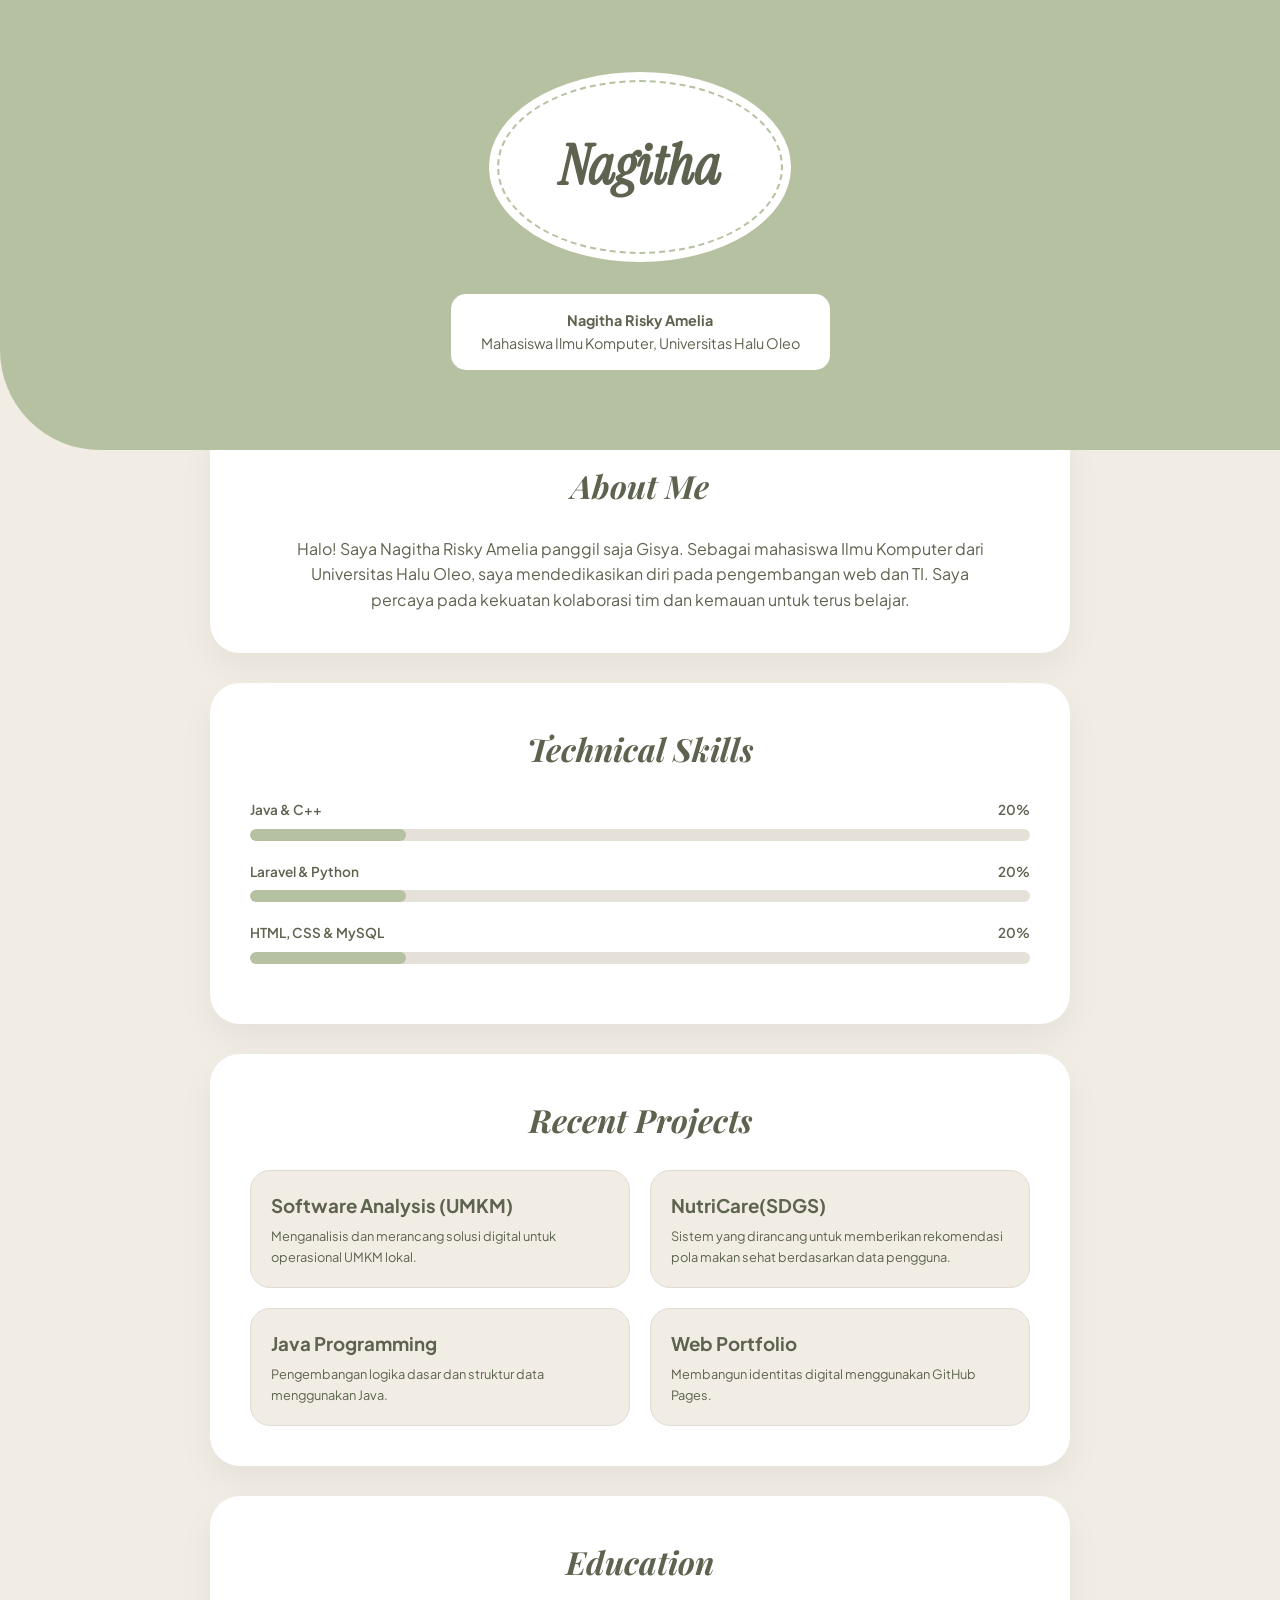
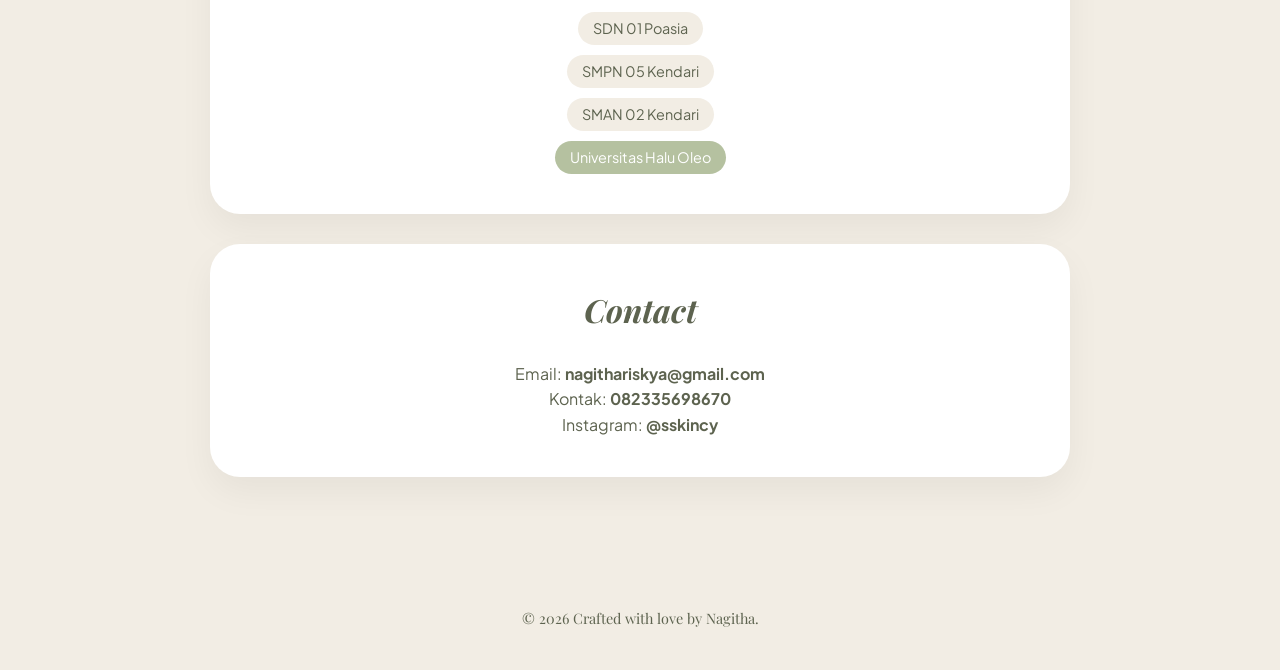
<file: index.html>
<!DOCTYPE html>
<html lang="id">
<head>
    <meta charset="UTF-8">
    <meta name="viewport" content="width=device-width, initial-scale=1.0">
    <title>Portfolio | Nagitha Risky Amelia</title>
    <link href="https://fonts.googleapis.com/css2?family=Playfair+Display:ital,wght@0,400;0,700;1,400&family=Instrument+Serif:ital@0;1&family=Plus+Jakarta+Sans:wght@300;400;600&display=swap" rel="stylesheet">
    
    <style>
        :root {
            --sage-green: #b5c1a0;
            --cream-light: #f2ede4;
            --soft-white: #ffffff;
            --text-olive: #5d634f;
            --accent-orange: #e8a58e;
        }

        * { margin: 0; padding: 0; box-sizing: border-box; }

        body {
            background-color: var(--cream-light);
            color: var(--text-olive);
            font-family: 'Plus Jakarta Sans', sans-serif;
            line-height: 1.6;
        }

        /* --- Header / Hero --- */
        .hero-section {
            background: var(--sage-green);
            padding: 80px 20px;
            border-bottom-left-radius: 100px;
            display: flex;
            flex-direction: column;
            align-items: center;
            text-align: center;
            position: relative;
            overflow: hidden;
        }

        .header-oval {
            background: var(--soft-white);
            padding: 40px 60px;
            border-radius: 50%;
            border: 2px dashed var(--sage-green);
            box-shadow: 0 0 0 8px var(--soft-white);
            margin-bottom: 30px;
        }

        .header-oval h1 {
            font-family: 'Instrument Serif', serif;
            font-size: 3.5rem;
            font-style: italic;
            color: var(--text-olive);
        }

        .student-info {
            background: var(--soft-white);
            padding: 15px 30px;
            border-radius: 15px;
            margin-top: 10px;
            font-size: 0.9rem;
            width: fit-content;
        }

        /* --- Main Content --- */
        .container {
            max-width: 900px;
            margin: -50px auto 40px;
            padding: 20px;
        }

        .card {
            background: var(--soft-white);
            border-radius: 30px;
            padding: 40px;
            box-shadow: 0 15px 35px rgba(0,0,0,0.05);
            margin-bottom: 30px;
        }

        h2 {
            font-family: 'Playfair Display', serif;
            font-style: italic;
            margin-bottom: 25px;
            text-align: center;
            font-size: 2rem;
        }

        /* --- About Section --- */
        .about-text {
            text-align: center;
            font-size: 1rem;
            max-width: 700px;
            margin: 0 auto;
        }

        /* --- Project Grid --- */
        .project-grid {
            display: grid;
            grid-template-columns: repeat(auto-fit, minmax(250px, 1fr));
            gap: 20px;
        }

        .project-item {
            background: var(--cream-light);
            padding: 20px;
            border-radius: 20px;
            border: 1px solid #e0dbd3;
            transition: 0.3s;
        }

        .project-item:hover { transform: translateY(-5px); }

        /* --- Skills Graphic --- */
        .skill-group { margin-bottom: 20px; }
        
        .skill-header {
            display: flex;
            justify-content: space-between;
            font-size: 0.85rem;
            font-weight: 600;
            margin-bottom: 8px;
        }

        .bar-container {
            background: #e5e0d8;
            height: 12px;
            border-radius: 10px;
            overflow: hidden;
        }

        .bar-fill {
            background: var(--sage-green);
            height: 100%;
            border-radius: 10px;
            transition: width 1s ease-in-out;
        }

        /* --- Education Timeline --- */
        .edu-list {
            list-style: none;
            display: flex;
            flex-direction: column;
            gap: 10px;
            align-items: center;
        }

        .edu-item {
            font-size: 0.9rem;
            padding: 5px 15px;
            background: var(--cream-light);
            border-radius: 50px;
        }

        footer {
            text-align: center;
            padding: 40px;
            font-family: 'Playfair Display', serif;
            font-size: 0.9rem;
            color: var(--text-olive);
        }

        @media (max-width: 600px) {
            .header-oval h1 { font-size: 2.2rem; }
            .header-oval { padding: 30px 40px; }
            .container { margin-top: -30px; }
        }
    </style>
</head>
<body>

    <header class="hero-section">
        <div class="header-oval">
            <h1>Nagitha</h1>
        </div>
        <div class="student-info">
            <p><strong>Nagitha Risky Amelia</strong></p>
            <p>Mahasiswa Ilmu Komputer, Universitas Halu Oleo</p>
        </div>
    </header>

    <div class="container">
        <div class="card">
            <h2>About Me</h2>
            <div class="about-text">
                <p>Halo! Saya Nagitha Risky Amelia panggil saja Gisya. Sebagai mahasiswa Ilmu Komputer dari Universitas Halu Oleo, saya mendedikasikan diri pada pengembangan web dan TI. Saya percaya pada kekuatan kolaborasi tim dan kemauan untuk terus belajar.</p>
            </div>
        </div>

        <div class="card">
            <h2>Technical Skills</h2>
            
            <div class="skill-group">
                <div class="skill-header"><span>Java & C++</span><span>20%</span></div>
                <div class="bar-container"><div class="bar-fill" style="width: 20%;"></div></div>
            </div>

            <div class="skill-group">
                <div class="skill-header"><span>Laravel & Python</span><span>20%</span></div>
                <div class="bar-container"><div class="bar-fill" style="width: 20%;"></div></div>
            </div>

            <div class="skill-group">
                <div class="skill-header"><span>HTML, CSS & MySQL</span><span>20%</span></div>
                <div class="bar-container"><div class="bar-fill" style="width: 20%;"></div></div>
            </div>
        </div>

        <div class="card">
            <h2>Recent Projects</h2>
            <div class="project-grid">
                <div class="project-item">
                    <h3>Software Analysis (UMKM)</h3>
                    <p style="font-size: 0.8rem; margin-top: 5px;">Menganalisis dan merancang solusi digital untuk operasional UMKM lokal.</p>
                </div>
                <div class="project-item">
                    <h3>NutriCare(SDGS)</h3>
                    <p style="font-size: 0.8rem; margin-top: 5px;">Sistem yang dirancang untuk memberikan rekomendasi pola makan sehat berdasarkan data pengguna.</p>
                </div>
                <div class="project-item">
                    <h3>Java Programming</h3>
                    <p style="font-size: 0.8rem; margin-top: 5px;">Pengembangan logika dasar dan struktur data menggunakan Java.</p>
                </div>
                <div class="project-item">
                    <h3>Web Portfolio</h3>
                    <p style="font-size: 0.8rem; margin-top: 5px;">Membangun identitas digital menggunakan GitHub Pages.</p>
                </div>
            </div>
        </div>

        <div class="card">
            <h2>Education</h2>
            <div class="edu-list">
                <div class="edu-item">SDN 01 Poasia</div>
                <div class="edu-item">SMPN 05 Kendari</div>
                <div class="edu-item">SMAN 02 Kendari</div>
                <div class="edu-item" style="background: var(--sage-green); color: white;">Universitas Halu Oleo</div>
            </div>
        </div>

        <div class="card" style="text-align: center;">
            <h2>Contact</h2>
            <p>Email: <strong>nagithariskya@gmail.com</strong></p>
            <p>Kontak: <strong>082335698670</strong></p>
            <p>Instagram: <strong>@sskincy</strong></p>
        </div>
    </div>

    <footer>
        &copy; 2026 Crafted with love by Nagitha.
    </footer>

</body>
</html>
</file>
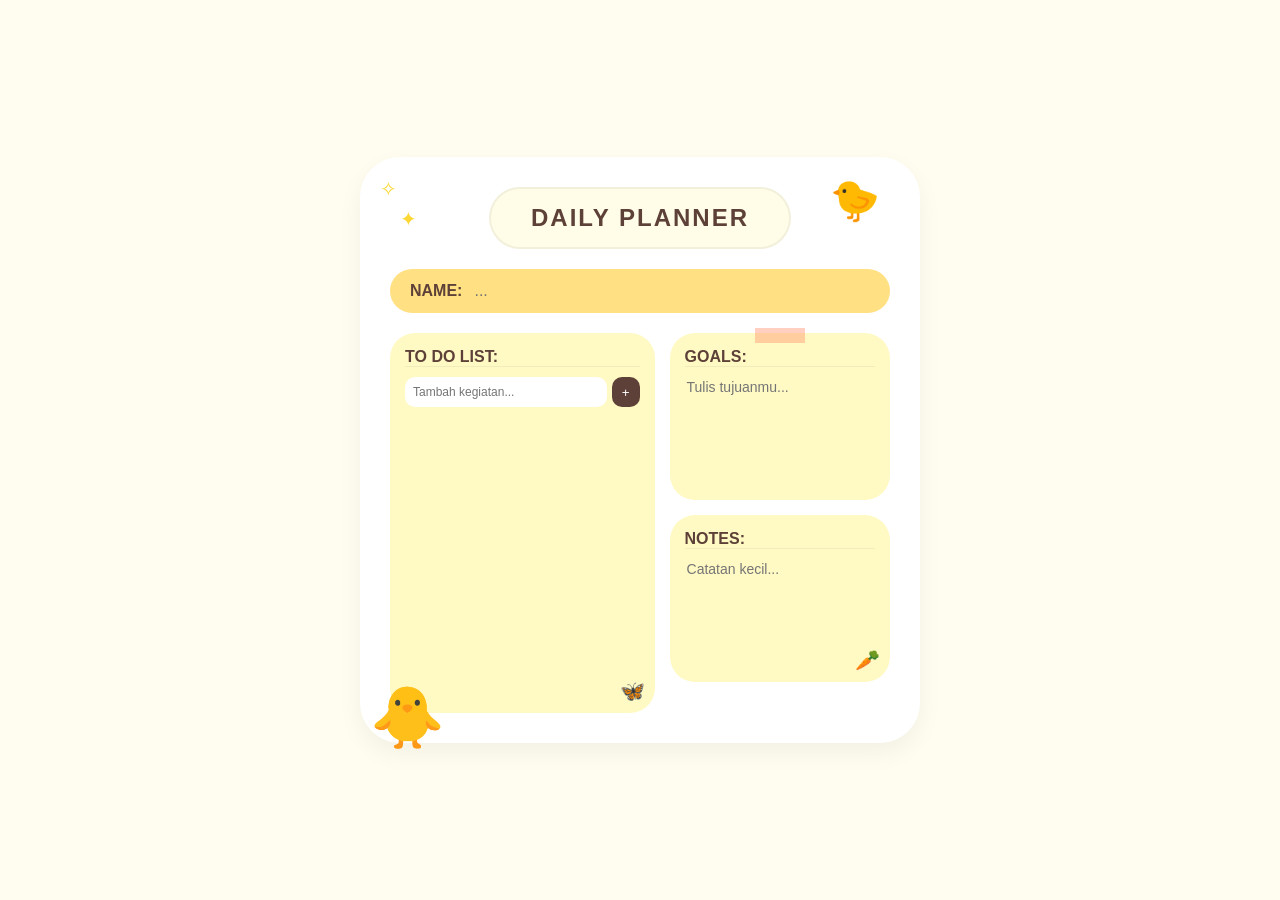
<file: to_do_list/index.html>
<!DOCTYPE html>
<html lang="id">
<head>
    <meta charset="UTF-8">
    <meta name="viewport" content="width=device-width, initial-scale=1.0">
    <title>Daily Planner Aesthetic Duck</title>
    <style>
        /* CSS LANGSUNG DI SINI */
        :root {
            --bg-page: #fffdf0;
            --card-yellow: #fff9c4;
            --accent-orange: #ffb74d;
            --text-brown: #5d4037;
            --header-cloud: #fffde7;
        }

        body {
            background-color: var(--bg-page);
            font-family: 'Segoe UI', Tahoma, Geneva, Verdana, sans-serif;
            display: flex;
            justify-content: center;
            align-items: center;
            min-height: 100vh;
            margin: 0;
            color: var(--text-brown);
        }

        .planner-container {
            width: 90%;
            max-width: 500px;
            background: white;
            padding: 30px;
            border-radius: 40px;
            box-shadow: 0 10px 25px rgba(0,0,0,0.05);
            position: relative;
        }

        /* Header Section */
        .header {
            text-align: center;
            margin-bottom: 20px;
            position: relative;
        }

        .header h1 {
            background: var(--header-cloud);
            display: inline-block;
            padding: 15px 40px;
            border-radius: 50px;
            font-size: 24px;
            letter-spacing: 2px;
            margin: 0;
            border: 2px solid rgba(0,0,0,0.05);
        }

        .duck-icon {
            font-size: 40px;
            position: absolute;
            right: 10px;
            top: -10px;
        }

        .sparkle {
            position: absolute;
            color: #fdd835;
            font-size: 20px;
        }

        /* Name Input */
        .name-section {
            background: #ffe082;
            padding: 12px 20px;
            border-radius: 25px;
            margin-bottom: 20px;
            display: flex;
            align-items: center;
            font-weight: bold;
        }

        .name-section input {
            background: transparent;
            border: none;
            outline: none;
            margin-left: 10px;
            flex-grow: 1;
            font-family: inherit;
            font-size: 16px;
        }

        /* Main Grid */
        .grid-layout {
            display: grid;
            grid-template-columns: 1.2fr 1fr;
            gap: 15px;
        }

        .card {
            background: var(--card-yellow);
            border-radius: 25px;
            padding: 15px;
            position: relative;
        }

        h2 {
            font-size: 16px;
            margin-top: 0;
            margin-bottom: 10px;
            border-bottom: 1px solid rgba(0,0,0,0.05);
        }

        /* To Do List */
        .todo-box {
            grid-row: span 2;
            min-height: 350px;
        }

        .todo-input-group {
            display: flex;
            gap: 5px;
            margin-bottom: 10px;
        }

        #new-task {
            width: 100%;
            border: none;
            border-radius: 10px;
            padding: 8px;
            font-size: 12px;
        }

        #add-task-btn {
            background: var(--text-brown);
            color: white;
            border: none;
            border-radius: 10px;
            cursor: pointer;
            padding: 0 10px;
        }

        ul {
            list-style: none;
            padding: 0;
            margin: 0;
        }

        li {
            font-size: 14px;
            padding: 6px 0;
            border-bottom: 1px dashed #e0e0e0;
            display: flex;
            justify-content: space-between;
            align-items: center;
        }

        .completed {
            text-decoration: line-through;
            opacity: 0.5;
        }

        /* Goals & Notes */
        textarea {
            width: 100%;
            height: 100px;
            background: transparent;
            border: none;
            resize: none;
            outline: none;
            font-family: inherit;
            font-size: 14px;
        }

        .tape {
            width: 50px;
            height: 15px;
            background: rgba(255, 138, 101, 0.4);
            position: absolute;
            top: -5px;
            left: 50%;
            transform: translateX(-50%);
        }

        .decor-bottom {
            position: absolute;
            bottom: 10px;
            right: 10px;
            font-size: 20px;
        }

        .duck-bottom {
            font-size: 60px;
            position: absolute;
            bottom: -10px;
            left: 10px;
            opacity: 0.9;
        }
    </style>
</head>
<body>

    <div class="planner-container">
        <div class="sparkle" style="top:20px; left:20px;">✧</div>
        <div class="sparkle" style="top:50px; left:40px;">✦</div>

        <header class="header">
            <h1>DAILY PLANNER</h1>
            <div class="duck-icon">🐤</div>
        </header>

        <div class="name-section">
            NAME: <input type="text" placeholder="...">
        </div>

        <div class="grid-layout">
            <div class="card todo-box">
                <h2>TO DO LIST:</h2>
                <div class="todo-input-group">
                    <input type="text" id="new-task" placeholder="Tambah kegiatan...">
                    <button id="add-task-btn">+</button>
                </div>
                <ul id="todo-list">
                    </ul>
                <div class="decor-bottom">🦋</div>
            </div>

            <div style="display: flex; flex-direction: column; gap: 15px;">
                <div class="card">
                    <div class="tape"></div>
                    <h2>GOALS:</h2>
                    <textarea placeholder="Tulis tujuanmu..."></textarea>
                </div>

                <div class="card">
                    <h2>NOTES:</h2>
                    <textarea placeholder="Catatan kecil..."></textarea>
                    <div class="decor-bottom">🥕</div>
                </div>
            </div>
        </div>

        <div class="duck-bottom">🐥</div>
    </div>

    <script>
        // JAVASCRIPT LANGSUNG DI SINI
        const input = document.getElementById('new-task');
        const btn = document.getElementById('add-task-btn');
        const list = document.getElementById('todo-list');

        btn.addEventListener('click', function() {
            if (input.value.trim() !== "") {
                const li = document.createElement('li');
                li.innerHTML = `
                    <span>${input.value}</span>
                    <button onclick="this.parentElement.remove()" style="background:none; border:none; color:red; cursor:pointer;">✕</button>
                `;
                
                // Fitur klik untuk coret (selesai)
                li.addEventListener('click', function(e) {
                    if(e.target.tagName !== 'BUTTON') {
                        this.classList.toggle('completed');
                    }
                });

                list.appendChild(li);
                input.value = "";
            } else {
                alert("Isi tugas dulu ya!");
            }
        });

        // Bisa tambah pake tombol Enter
        input.addEventListener('keypress', function(e) {
            if (e.key === 'Enter') {
                btn.click();
            }
        });
    </script>
</body>
</html>
</file>
